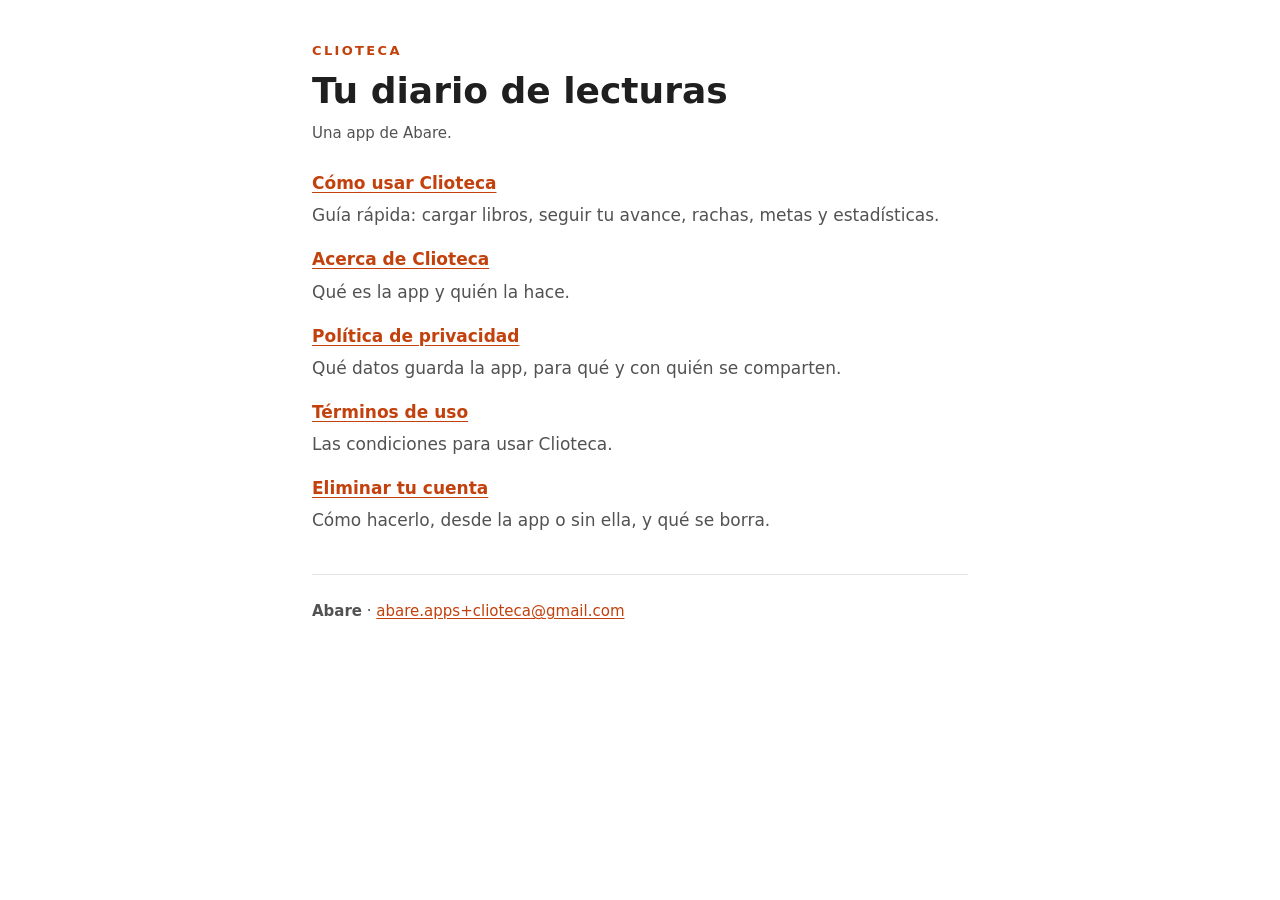
<file: index.html>
<!doctype html>
<html lang="es">
<head>
  <meta charset="utf-8">
  <meta name="viewport" content="width=device-width, initial-scale=1">
  <title>Clioteca · Documentos</title>
  <meta name="description" content="Política de privacidad, términos de uso y eliminación de cuenta de Clioteca, el diario de lecturas.">
  <link rel="stylesheet" href="estilos.css">
</head>
<body>
  <div class="contenedor">
    <header>
      <p class="marca">Clioteca</p>
      <h1>Tu diario de lecturas</h1>
      <p class="vigencia">Una app de Abare.</p>
    </header>

    <main>
      <ul class="indice">
        <li>
          <a href="ayuda.html">Cómo usar Clioteca</a>
          <p>Guía rápida: cargar libros, seguir tu avance, rachas, metas y estadísticas.</p>
        </li>
        <li>
          <a href="acerca.html">Acerca de Clioteca</a>
          <p>Qué es la app y quién la hace.</p>
        </li>
        <li>
          <a href="privacidad.html">Política de privacidad</a>
          <p>Qué datos guarda la app, para qué y con quién se comparten.</p>
        </li>
        <li>
          <a href="terminos.html">Términos de uso</a>
          <p>Las condiciones para usar Clioteca.</p>
        </li>
        <li>
          <a href="eliminar-cuenta.html">Eliminar tu cuenta</a>
          <p>Cómo hacerlo, desde la app o sin ella, y qué se borra.</p>
        </li>
      </ul>
    </main>

    <footer>
      <p><strong>Abare</strong> · <a href="mailto:abare.apps%2Bclioteca@gmail.com">abare.apps+clioteca@gmail.com</a></p>
    </footer>
  </div>
</body>
</html>
</file>
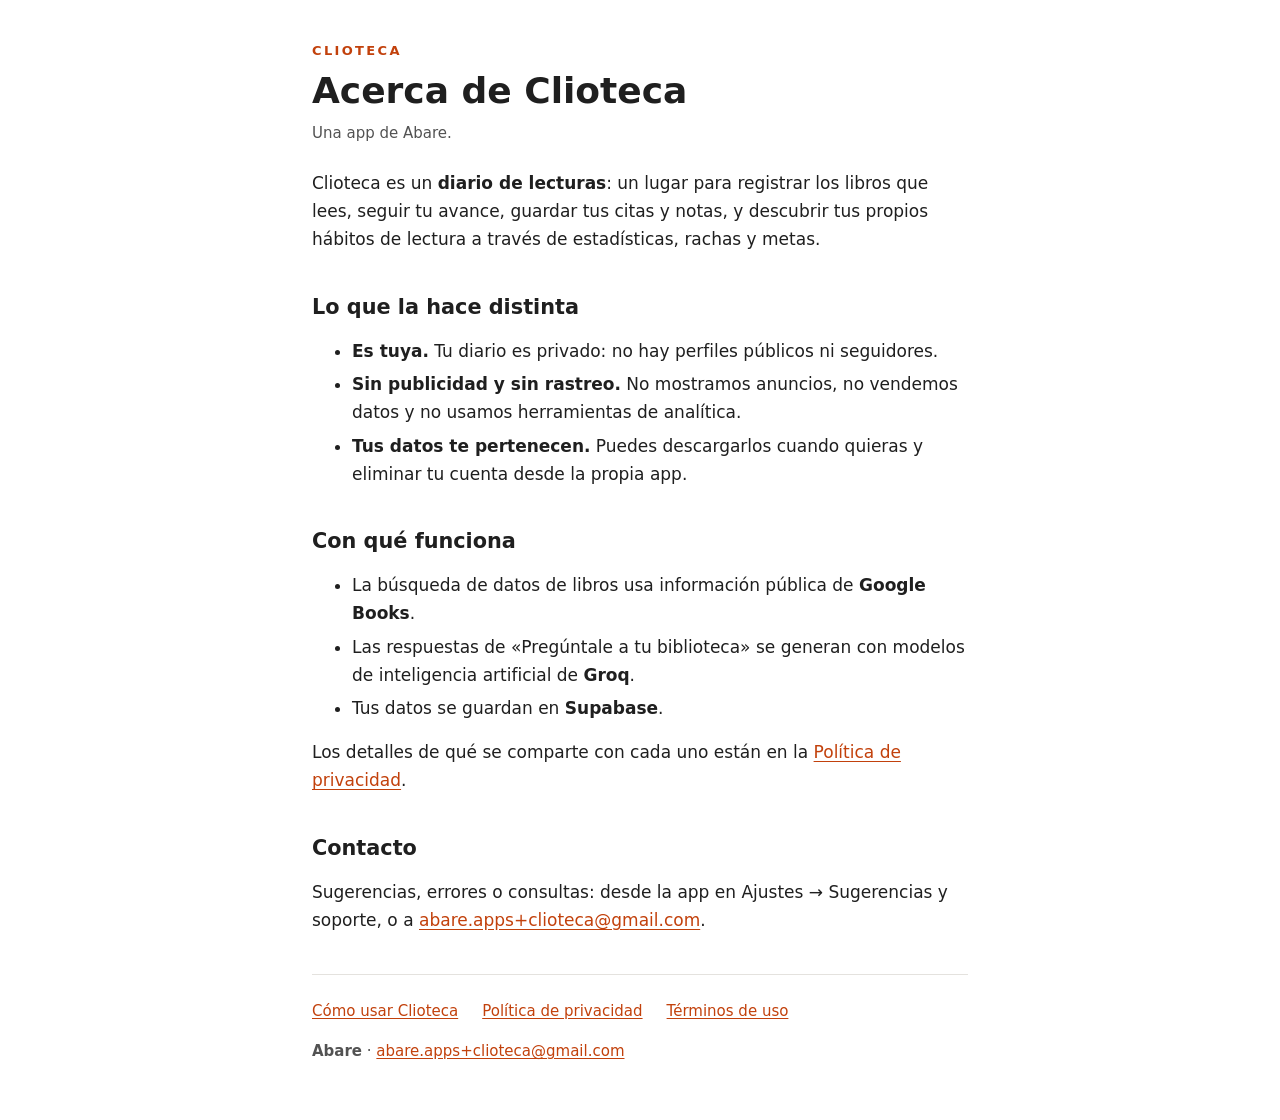
<file: acerca.html>
<!doctype html>
<html lang="es">
<head>
  <meta charset="utf-8">
  <meta name="viewport" content="width=device-width, initial-scale=1">
  <title>Acerca de Clioteca</title>
  <meta name="description" content="Qué es Clioteca, el diario de lecturas, y quién la hace.">
  <link rel="stylesheet" href="estilos.css">
</head>
<body>
  <div class="contenedor">
    <header>
      <p class="marca">Clioteca</p>
      <h1>Acerca de Clioteca</h1>
      <p class="vigencia">Una app de Abare.</p>
    </header>

    <main>
      <p>Clioteca es un <strong>diario de lecturas</strong>: un lugar para registrar los libros que lees, seguir tu avance, guardar tus citas y notas, y descubrir tus propios hábitos de lectura a través de estadísticas, rachas y metas.</p>

      <h2>Lo que la hace distinta</h2>
      <ul>
        <li><strong>Es tuya.</strong> Tu diario es privado: no hay perfiles públicos ni seguidores.</li>
        <li><strong>Sin publicidad y sin rastreo.</strong> No mostramos anuncios, no vendemos datos y no usamos herramientas de analítica.</li>
        <li><strong>Tus datos te pertenecen.</strong> Puedes descargarlos cuando quieras y eliminar tu cuenta desde la propia app.</li>
      </ul>

      <h2>Con qué funciona</h2>
      <ul>
        <li>La búsqueda de datos de libros usa información pública de <strong>Google Books</strong>.</li>
        <li>Las respuestas de «Pregúntale a tu biblioteca» se generan con modelos de inteligencia artificial de <strong>Groq</strong>.</li>
        <li>Tus datos se guardan en <strong>Supabase</strong>.</li>
      </ul>
      <p>Los detalles de qué se comparte con cada uno están en la <a href="privacidad.html">Política de privacidad</a>.</p>

      <h2>Contacto</h2>
      <p>Sugerencias, errores o consultas: desde la app en Ajustes → Sugerencias y soporte, o a <a href="mailto:abare.apps%2Bclioteca@gmail.com">abare.apps+clioteca@gmail.com</a>.</p>
    </main>

    <footer>
      <nav aria-label="Documentos de Clioteca">
        <ul>
          <li><a href="ayuda.html">Cómo usar Clioteca</a></li>
          <li><a href="privacidad.html">Política de privacidad</a></li>
          <li><a href="terminos.html">Términos de uso</a></li>
        </ul>
      </nav>
      <p><strong>Abare</strong> · <a href="mailto:abare.apps%2Bclioteca@gmail.com">abare.apps+clioteca@gmail.com</a></p>
    </footer>
  </div>
</body>
</html>
</file>
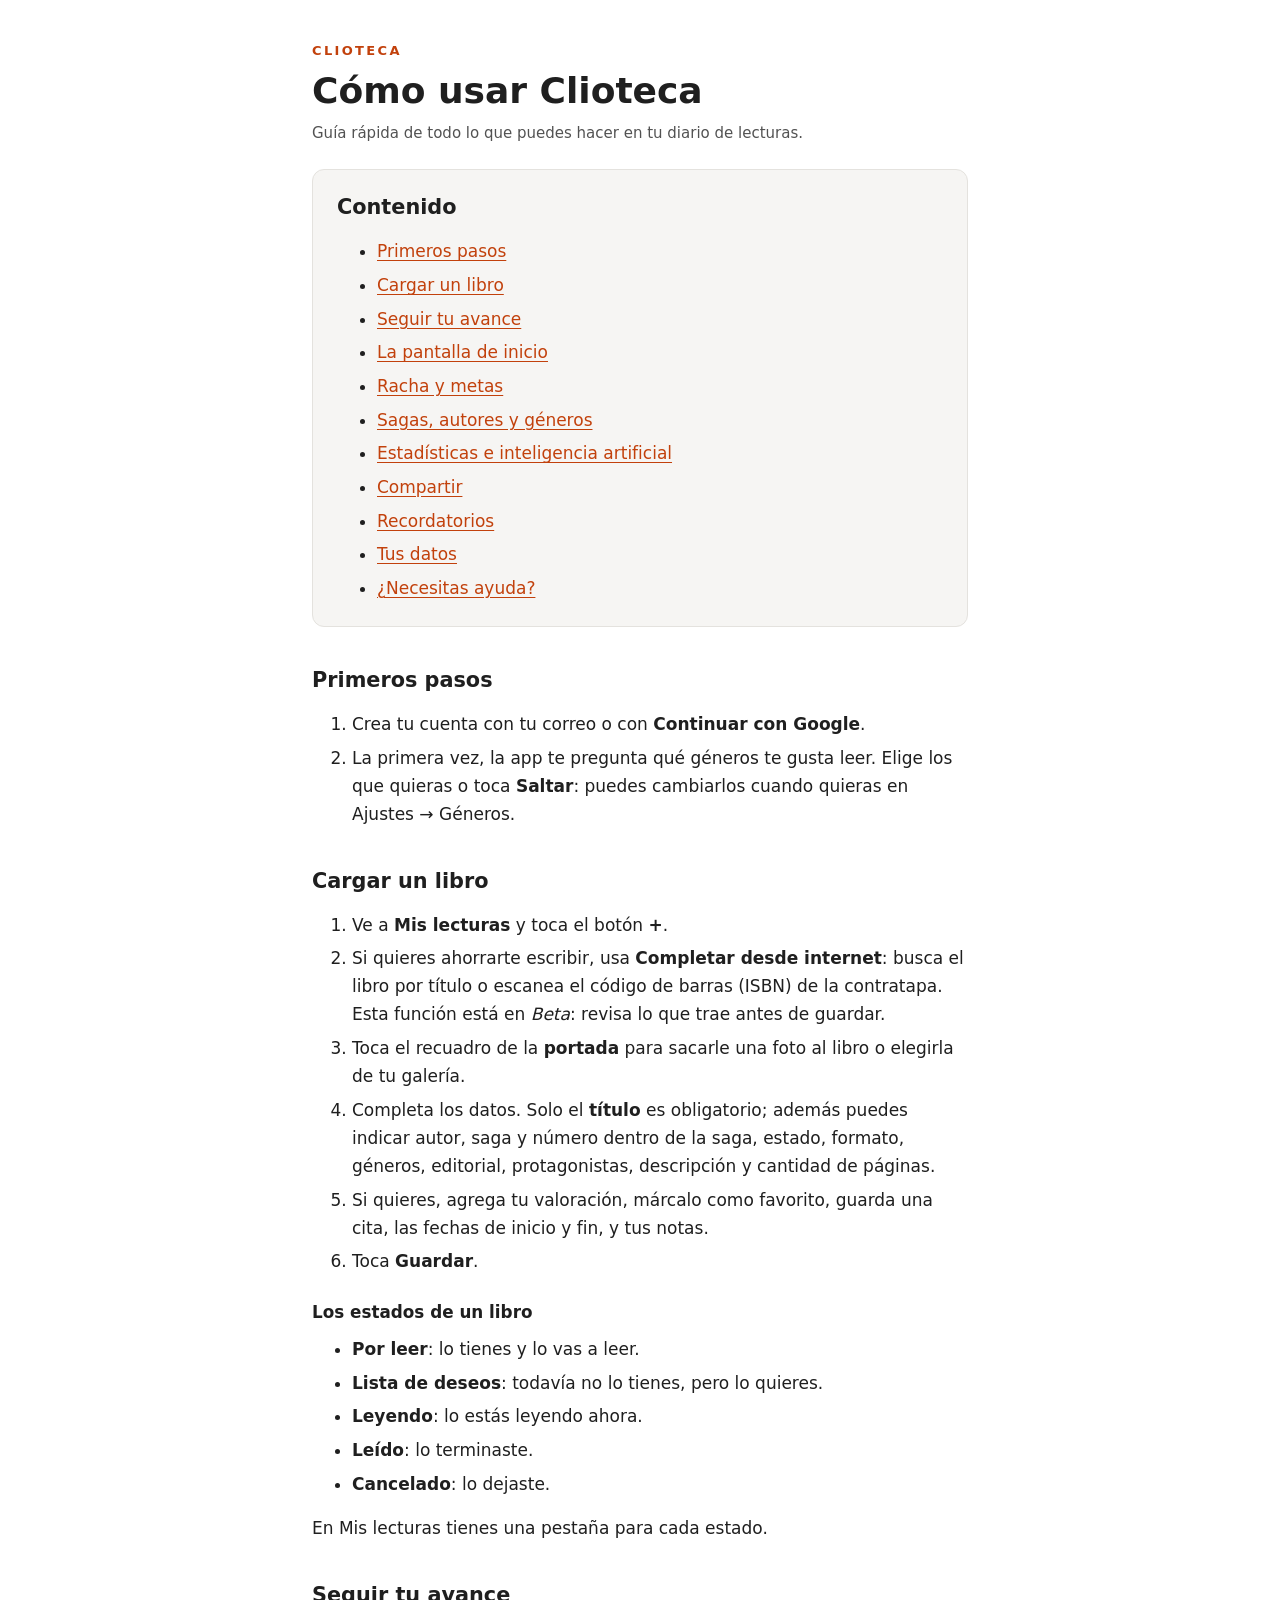
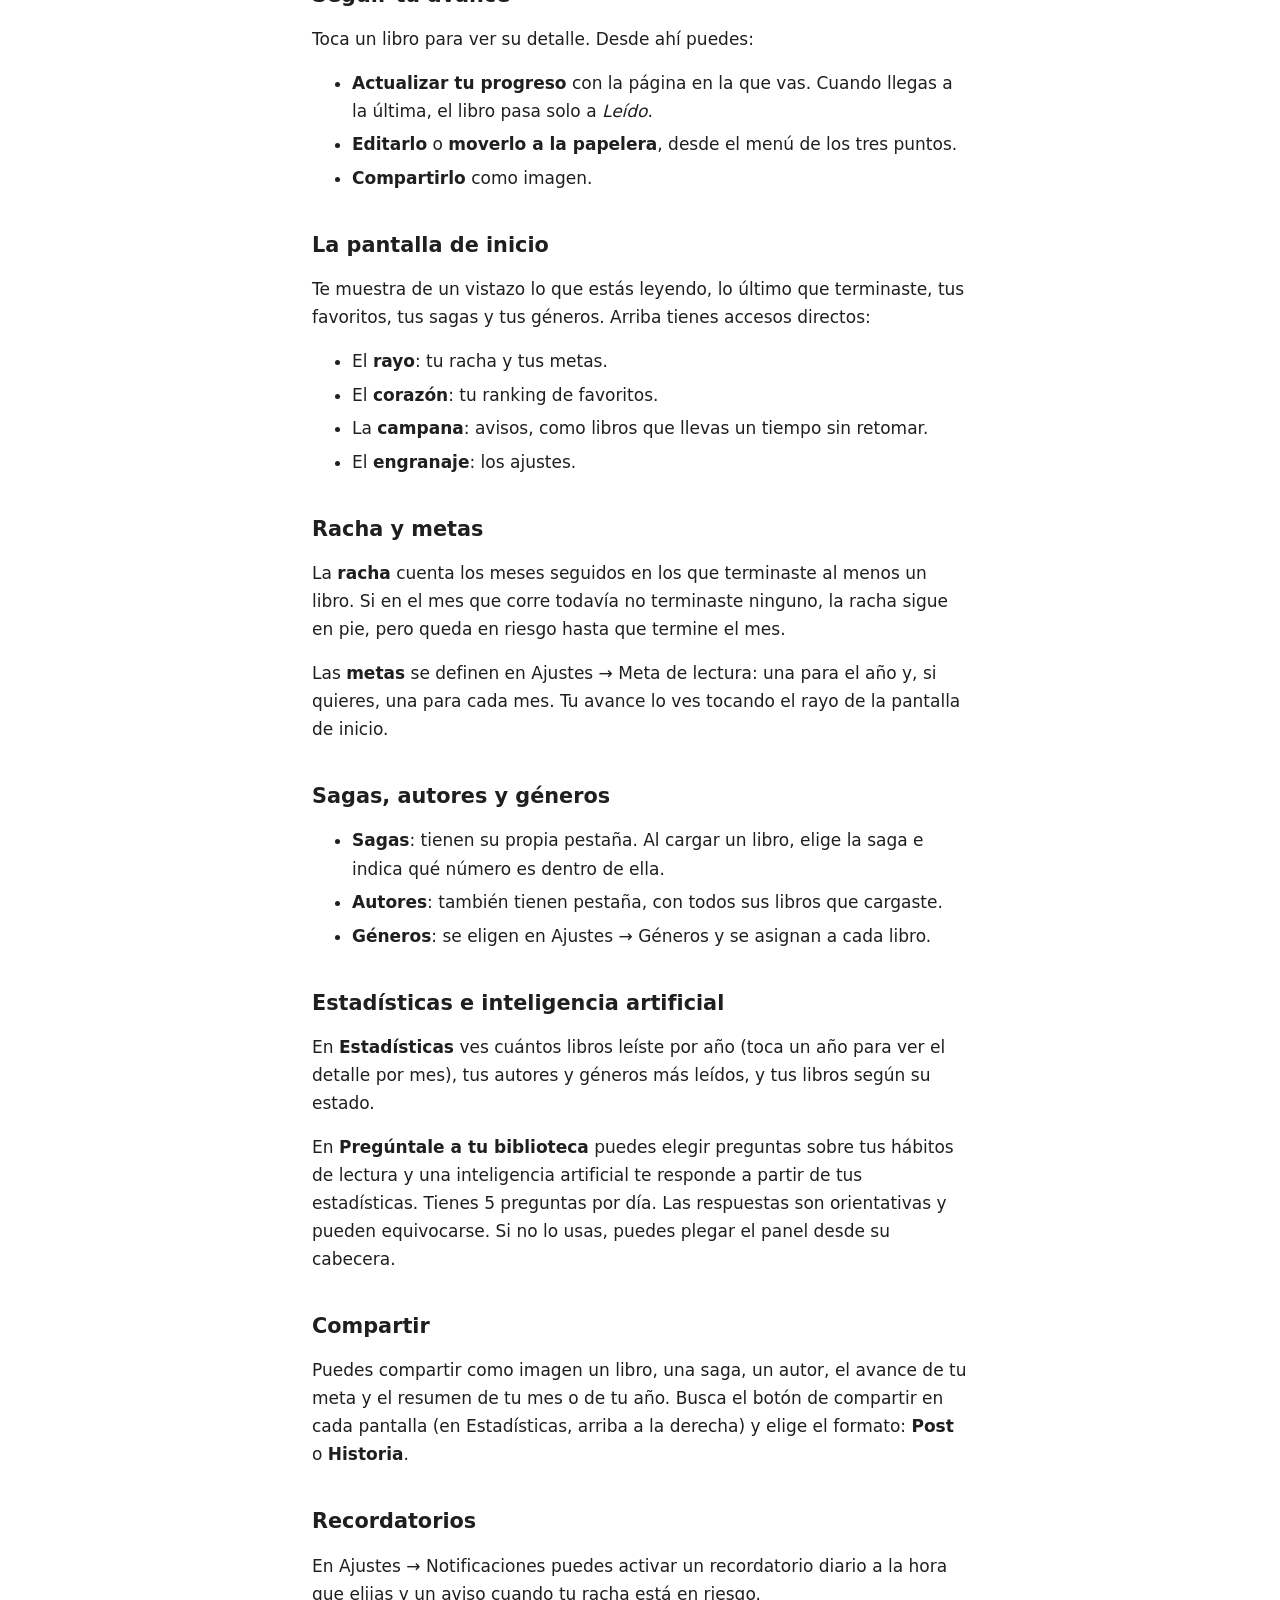
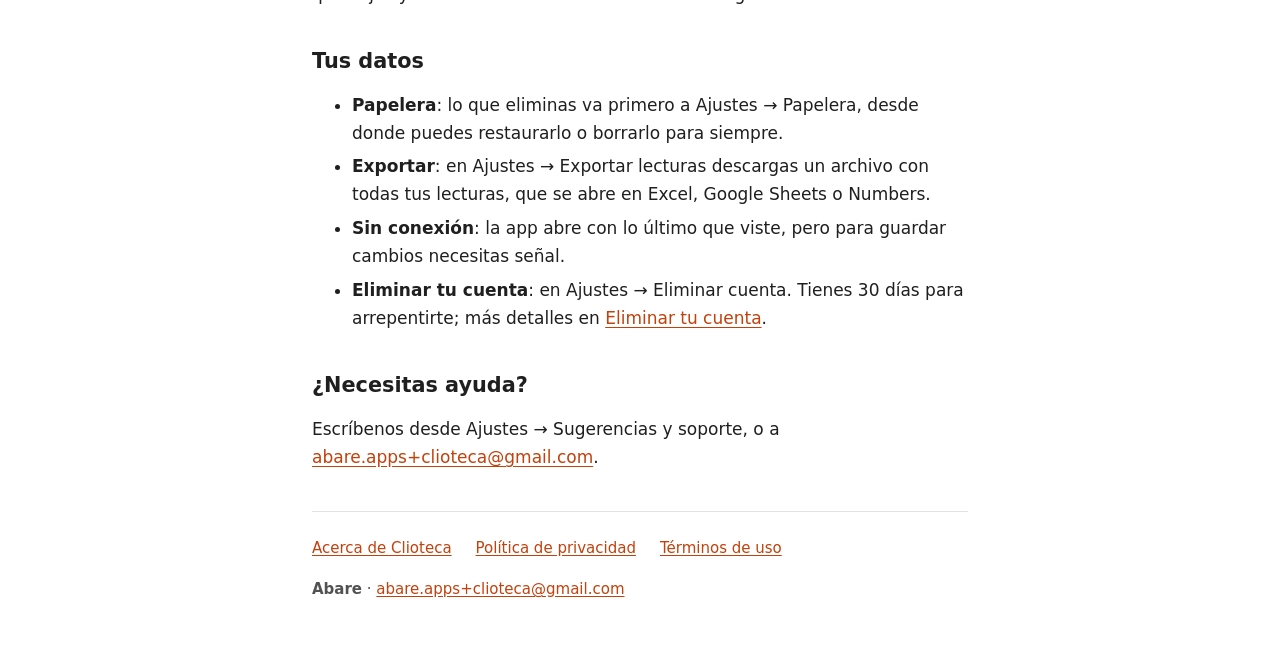
<file: ayuda.html>
<!doctype html>
<html lang="es">
<head>
  <meta charset="utf-8">
  <meta name="viewport" content="width=device-width, initial-scale=1">
  <title>Cómo usar Clioteca</title>
  <meta name="description" content="Guía de uso de Clioteca: cargar libros, seguir tu avance, rachas, metas, estadísticas y más.">
  <link rel="stylesheet" href="estilos.css">
</head>
<body>
  <div class="contenedor">
    <header>
      <p class="marca">Clioteca</p>
      <h1>Cómo usar Clioteca</h1>
      <p class="vigencia">Guía rápida de todo lo que puedes hacer en tu diario de lecturas.</p>
    </header>

    <main>
      <nav class="resumen" aria-labelledby="contenido">
        <h2 id="contenido">Contenido</h2>
        <ul>
          <li><a href="#primeros-pasos">Primeros pasos</a></li>
          <li><a href="#cargar">Cargar un libro</a></li>
          <li><a href="#avance">Seguir tu avance</a></li>
          <li><a href="#inicio">La pantalla de inicio</a></li>
          <li><a href="#racha">Racha y metas</a></li>
          <li><a href="#colecciones">Sagas, autores y géneros</a></li>
          <li><a href="#estadisticas">Estadísticas e inteligencia artificial</a></li>
          <li><a href="#compartir">Compartir</a></li>
          <li><a href="#recordatorios">Recordatorios</a></li>
          <li><a href="#datos">Tus datos</a></li>
          <li><a href="#soporte">¿Necesitas ayuda?</a></li>
        </ul>
      </nav>

      <h2 id="primeros-pasos">Primeros pasos</h2>
      <ol>
        <li>Crea tu cuenta con tu correo o con <strong>Continuar con Google</strong>.</li>
        <li>La primera vez, la app te pregunta qué géneros te gusta leer. Elige los que quieras o toca <strong>Saltar</strong>: puedes cambiarlos cuando quieras en Ajustes → Géneros.</li>
      </ol>

      <h2 id="cargar">Cargar un libro</h2>
      <ol>
        <li>Ve a <strong>Mis lecturas</strong> y toca el botón <strong>+</strong>.</li>
        <li>Si quieres ahorrarte escribir, usa <strong>Completar desde internet</strong>: busca el libro por título o escanea el código de barras (ISBN) de la contratapa. Esta función está en <em>Beta</em>: revisa lo que trae antes de guardar.</li>
        <li>Toca el recuadro de la <strong>portada</strong> para sacarle una foto al libro o elegirla de tu galería.</li>
        <li>Completa los datos. Solo el <strong>título</strong> es obligatorio; además puedes indicar autor, saga y número dentro de la saga, estado, formato, géneros, editorial, protagonistas, descripción y cantidad de páginas.</li>
        <li>Si quieres, agrega tu valoración, márcalo como favorito, guarda una cita, las fechas de inicio y fin, y tus notas.</li>
        <li>Toca <strong>Guardar</strong>.</li>
      </ol>

      <h3>Los estados de un libro</h3>
      <ul>
        <li><strong>Por leer</strong>: lo tienes y lo vas a leer.</li>
        <li><strong>Lista de deseos</strong>: todavía no lo tienes, pero lo quieres.</li>
        <li><strong>Leyendo</strong>: lo estás leyendo ahora.</li>
        <li><strong>Leído</strong>: lo terminaste.</li>
        <li><strong>Cancelado</strong>: lo dejaste.</li>
      </ul>
      <p>En Mis lecturas tienes una pestaña para cada estado.</p>

      <h2 id="avance">Seguir tu avance</h2>
      <p>Toca un libro para ver su detalle. Desde ahí puedes:</p>
      <ul>
        <li><strong>Actualizar tu progreso</strong> con la página en la que vas. Cuando llegas a la última, el libro pasa solo a <em>Leído</em>.</li>
        <li><strong>Editarlo</strong> o <strong>moverlo a la papelera</strong>, desde el menú de los tres puntos.</li>
        <li><strong>Compartirlo</strong> como imagen.</li>
      </ul>

      <h2 id="inicio">La pantalla de inicio</h2>
      <p>Te muestra de un vistazo lo que estás leyendo, lo último que terminaste, tus favoritos, tus sagas y tus géneros. Arriba tienes accesos directos:</p>
      <ul>
        <li>El <strong>rayo</strong>: tu racha y tus metas.</li>
        <li>El <strong>corazón</strong>: tu ranking de favoritos.</li>
        <li>La <strong>campana</strong>: avisos, como libros que llevas un tiempo sin retomar.</li>
        <li>El <strong>engranaje</strong>: los ajustes.</li>
      </ul>

      <h2 id="racha">Racha y metas</h2>
      <p>La <strong>racha</strong> cuenta los meses seguidos en los que terminaste al menos un libro. Si en el mes que corre todavía no terminaste ninguno, la racha sigue en pie, pero queda en riesgo hasta que termine el mes.</p>
      <p>Las <strong>metas</strong> se definen en Ajustes → Meta de lectura: una para el año y, si quieres, una para cada mes. Tu avance lo ves tocando el rayo de la pantalla de inicio.</p>

      <h2 id="colecciones">Sagas, autores y géneros</h2>
      <ul>
        <li><strong>Sagas</strong>: tienen su propia pestaña. Al cargar un libro, elige la saga e indica qué número es dentro de ella.</li>
        <li><strong>Autores</strong>: también tienen pestaña, con todos sus libros que cargaste.</li>
        <li><strong>Géneros</strong>: se eligen en Ajustes → Géneros y se asignan a cada libro.</li>
      </ul>

      <h2 id="estadisticas">Estadísticas e inteligencia artificial</h2>
      <p>En <strong>Estadísticas</strong> ves cuántos libros leíste por año (toca un año para ver el detalle por mes), tus autores y géneros más leídos, y tus libros según su estado.</p>
      <p>En <strong>Pregúntale a tu biblioteca</strong> puedes elegir preguntas sobre tus hábitos de lectura y una inteligencia artificial te responde a partir de tus estadísticas. Tienes 5 preguntas por día. Las respuestas son orientativas y pueden equivocarse. Si no lo usas, puedes plegar el panel desde su cabecera.</p>

      <h2 id="compartir">Compartir</h2>
      <p>Puedes compartir como imagen un libro, una saga, un autor, el avance de tu meta y el resumen de tu mes o de tu año. Busca el botón de compartir en cada pantalla (en Estadísticas, arriba a la derecha) y elige el formato: <strong>Post</strong> o <strong>Historia</strong>.</p>

      <h2 id="recordatorios">Recordatorios</h2>
      <p>En Ajustes → Notificaciones puedes activar un recordatorio diario a la hora que elijas y un aviso cuando tu racha está en riesgo.</p>

      <h2 id="datos">Tus datos</h2>
      <ul>
        <li><strong>Papelera</strong>: lo que eliminas va primero a Ajustes → Papelera, desde donde puedes restaurarlo o borrarlo para siempre.</li>
        <li><strong>Exportar</strong>: en Ajustes → Exportar lecturas descargas un archivo con todas tus lecturas, que se abre en Excel, Google Sheets o Numbers.</li>
        <li><strong>Sin conexión</strong>: la app abre con lo último que viste, pero para guardar cambios necesitas señal.</li>
        <li><strong>Eliminar tu cuenta</strong>: en Ajustes → Eliminar cuenta. Tienes 30 días para arrepentirte; más detalles en <a href="eliminar-cuenta.html">Eliminar tu cuenta</a>.</li>
      </ul>

      <h2 id="soporte">¿Necesitas ayuda?</h2>
      <p>Escríbenos desde Ajustes → Sugerencias y soporte, o a <a href="mailto:abare.apps%2Bclioteca@gmail.com">abare.apps+clioteca@gmail.com</a>.</p>
    </main>

    <footer>
      <nav aria-label="Documentos de Clioteca">
        <ul>
          <li><a href="acerca.html">Acerca de Clioteca</a></li>
          <li><a href="privacidad.html">Política de privacidad</a></li>
          <li><a href="terminos.html">Términos de uso</a></li>
        </ul>
      </nav>
      <p><strong>Abare</strong> · <a href="mailto:abare.apps%2Bclioteca@gmail.com">abare.apps+clioteca@gmail.com</a></p>
    </footer>
  </div>
</body>
</html>
</file>
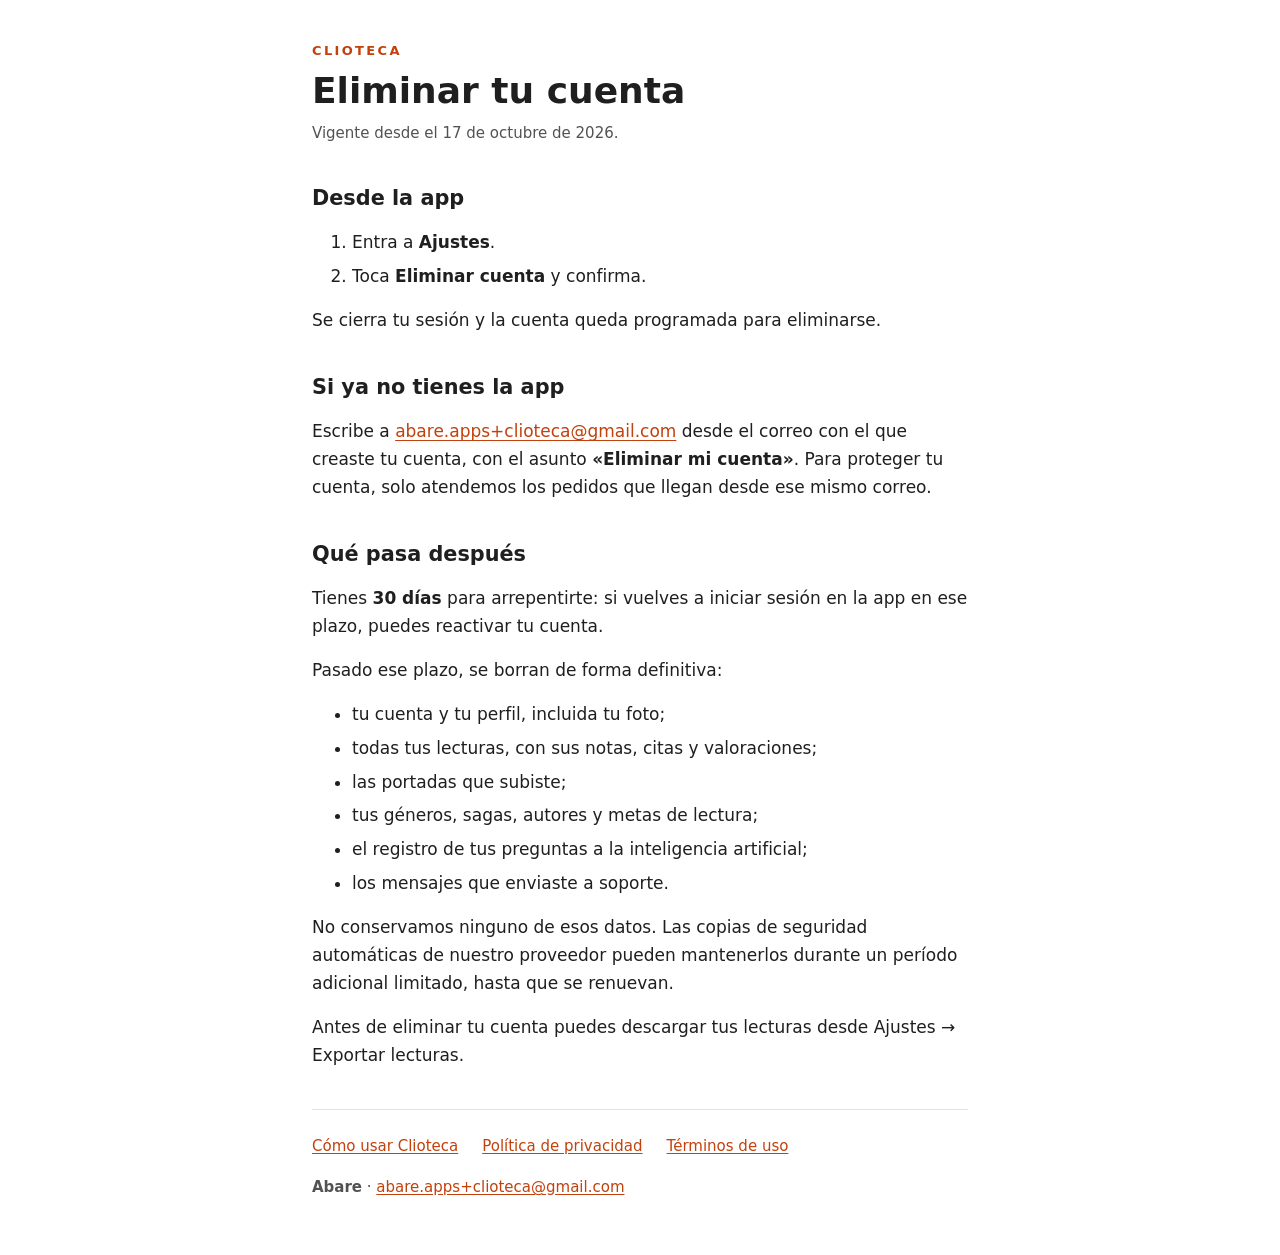
<file: eliminar-cuenta.html>
<!doctype html>
<html lang="es">
<head>
  <meta charset="utf-8">
  <meta name="viewport" content="width=device-width, initial-scale=1">
  <title>Eliminar tu cuenta · Clioteca</title>
  <meta name="description" content="Cómo eliminar tu cuenta de Clioteca y qué datos se borran.">
  <link rel="stylesheet" href="estilos.css">
</head>
<body>
  <div class="contenedor">
    <header>
      <p class="marca">Clioteca</p>
      <h1>Eliminar tu cuenta</h1>
      <p class="vigencia">Vigente desde el 17 de octubre de 2026.</p>
    </header>

    <main>
      <h2>Desde la app</h2>
      <ol>
        <li>Entra a <strong>Ajustes</strong>.</li>
        <li>Toca <strong>Eliminar cuenta</strong> y confirma.</li>
      </ol>
      <p>Se cierra tu sesión y la cuenta queda programada para eliminarse.</p>

      <h2>Si ya no tienes la app</h2>
      <p>Escribe a <a href="mailto:abare.apps%2Bclioteca@gmail.com?subject=Eliminar%20mi%20cuenta">abare.apps+clioteca@gmail.com</a> desde el correo con el que creaste tu cuenta, con el asunto <strong>«Eliminar mi cuenta»</strong>. Para proteger tu cuenta, solo atendemos los pedidos que llegan desde ese mismo correo.</p>

      <h2>Qué pasa después</h2>
      <p>Tienes <strong>30 días</strong> para arrepentirte: si vuelves a iniciar sesión en la app en ese plazo, puedes reactivar tu cuenta.</p>
      <p>Pasado ese plazo, se borran de forma definitiva:</p>
      <ul>
        <li>tu cuenta y tu perfil, incluida tu foto;</li>
        <li>todas tus lecturas, con sus notas, citas y valoraciones;</li>
        <li>las portadas que subiste;</li>
        <li>tus géneros, sagas, autores y metas de lectura;</li>
        <li>el registro de tus preguntas a la inteligencia artificial;</li>
        <li>los mensajes que enviaste a soporte.</li>
      </ul>
      <p>No conservamos ninguno de esos datos. Las copias de seguridad automáticas de nuestro proveedor pueden mantenerlos durante un período adicional limitado, hasta que se renuevan.</p>
      <p>Antes de eliminar tu cuenta puedes descargar tus lecturas desde Ajustes → Exportar lecturas.</p>
    </main>

    <footer>
      <nav aria-label="Documentos de Clioteca">
        <ul>
          <li><a href="ayuda.html">Cómo usar Clioteca</a></li>
          <li><a href="privacidad.html">Política de privacidad</a></li>
          <li><a href="terminos.html">Términos de uso</a></li>
        </ul>
      </nav>
      <p><strong>Abare</strong> · <a href="mailto:abare.apps%2Bclioteca@gmail.com">abare.apps+clioteca@gmail.com</a></p>
    </footer>
  </div>
</body>
</html>
</file>
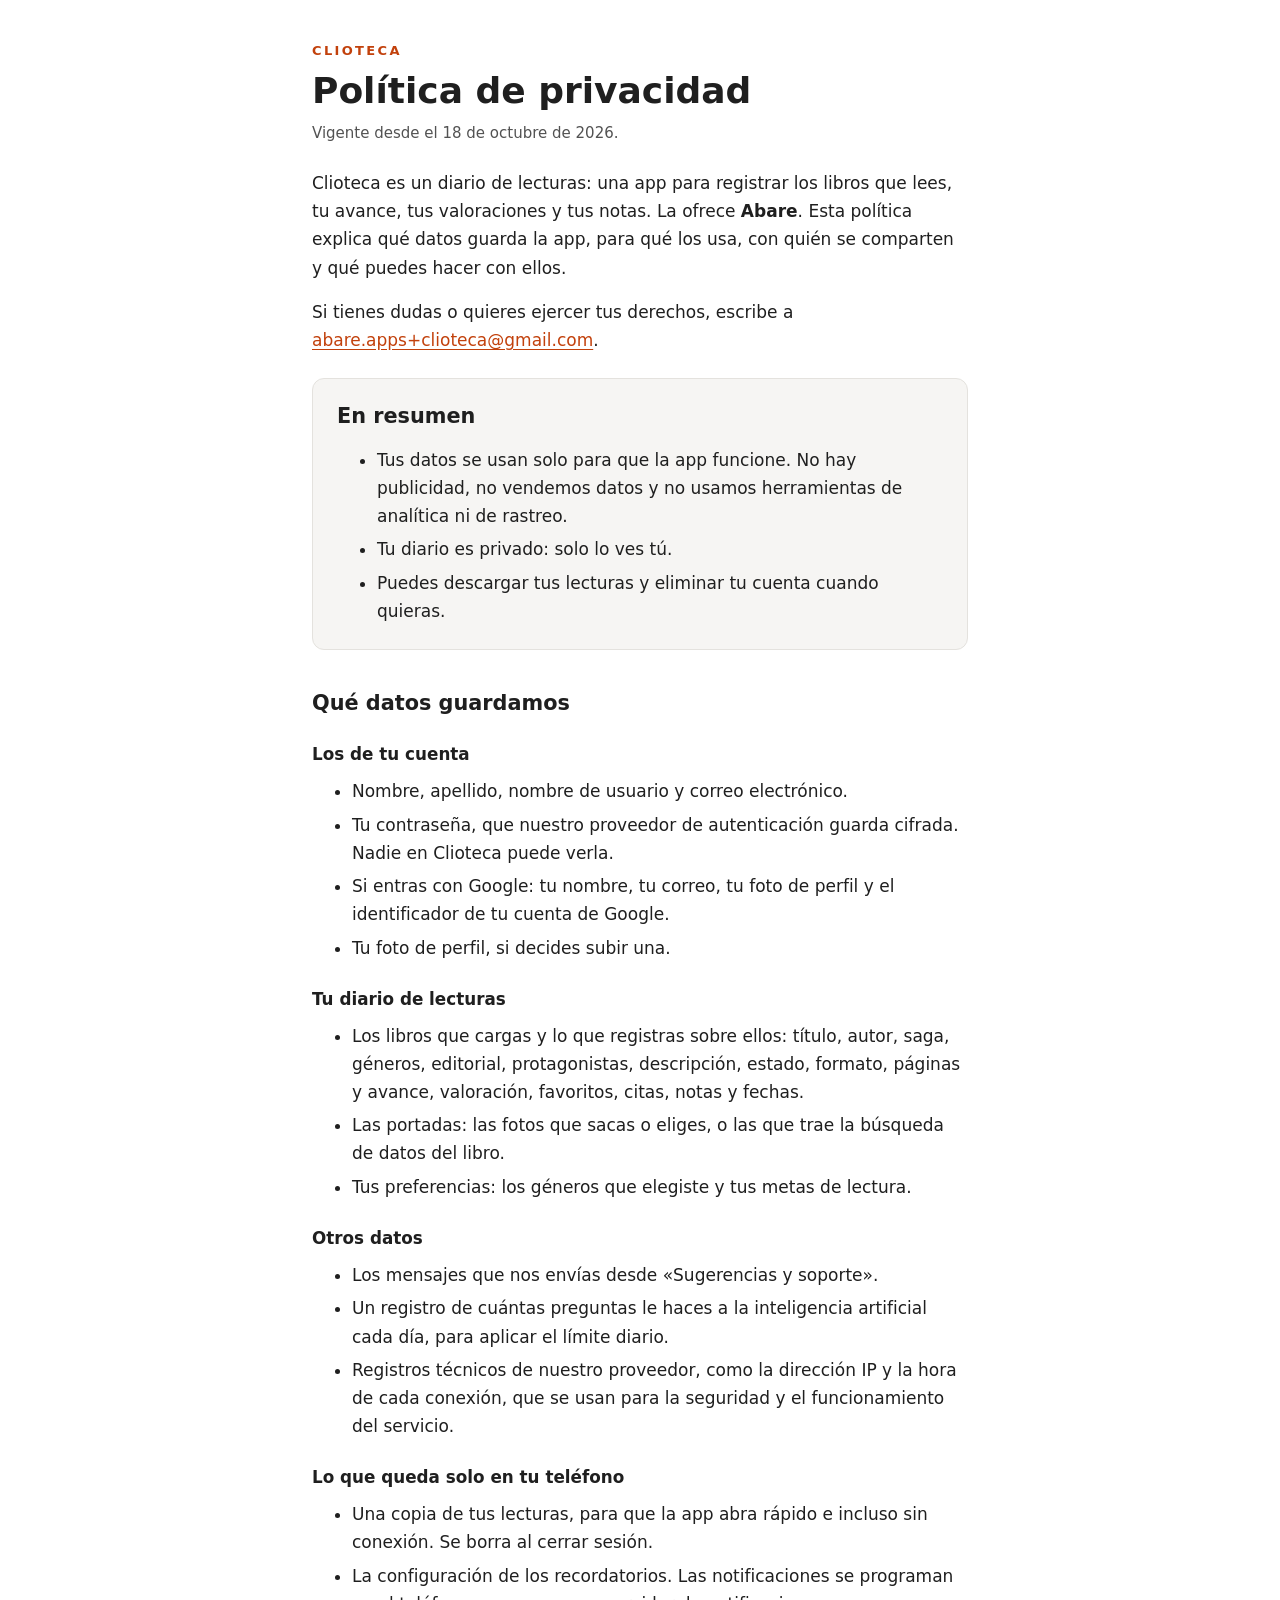
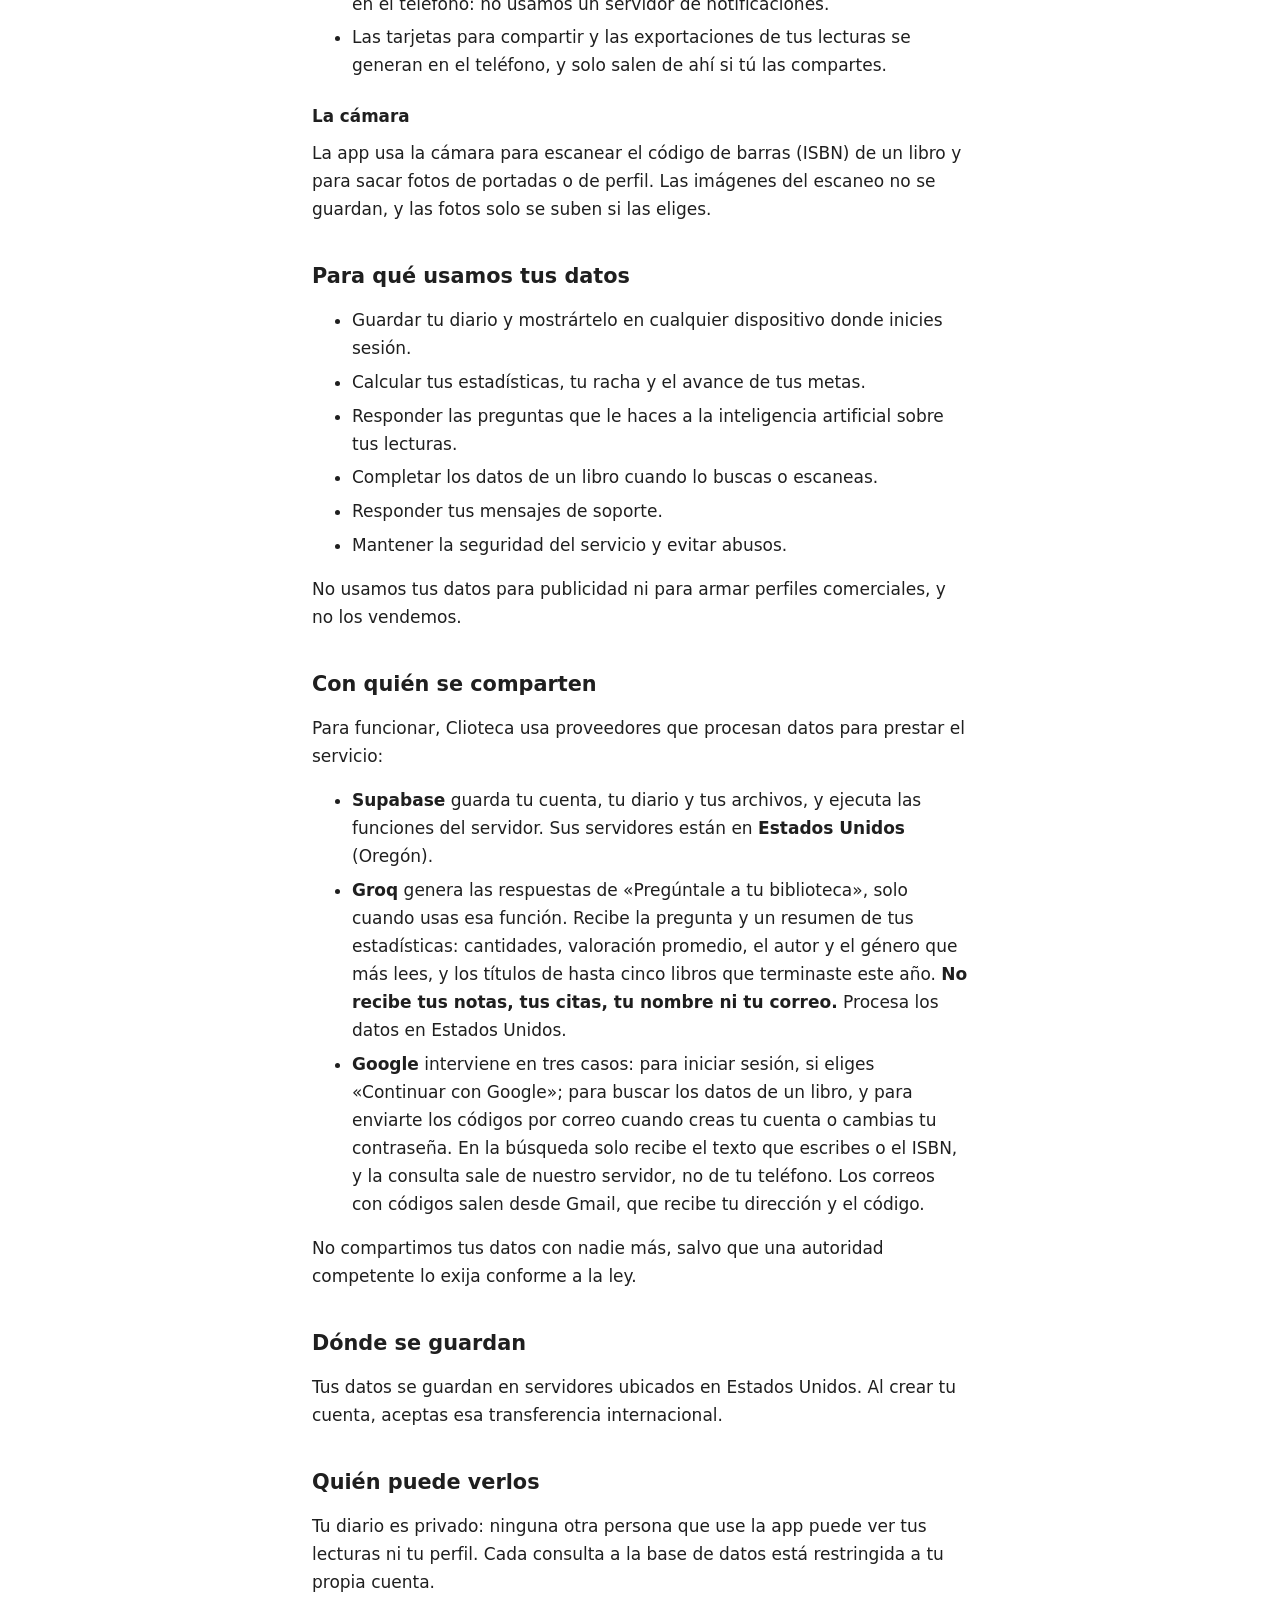
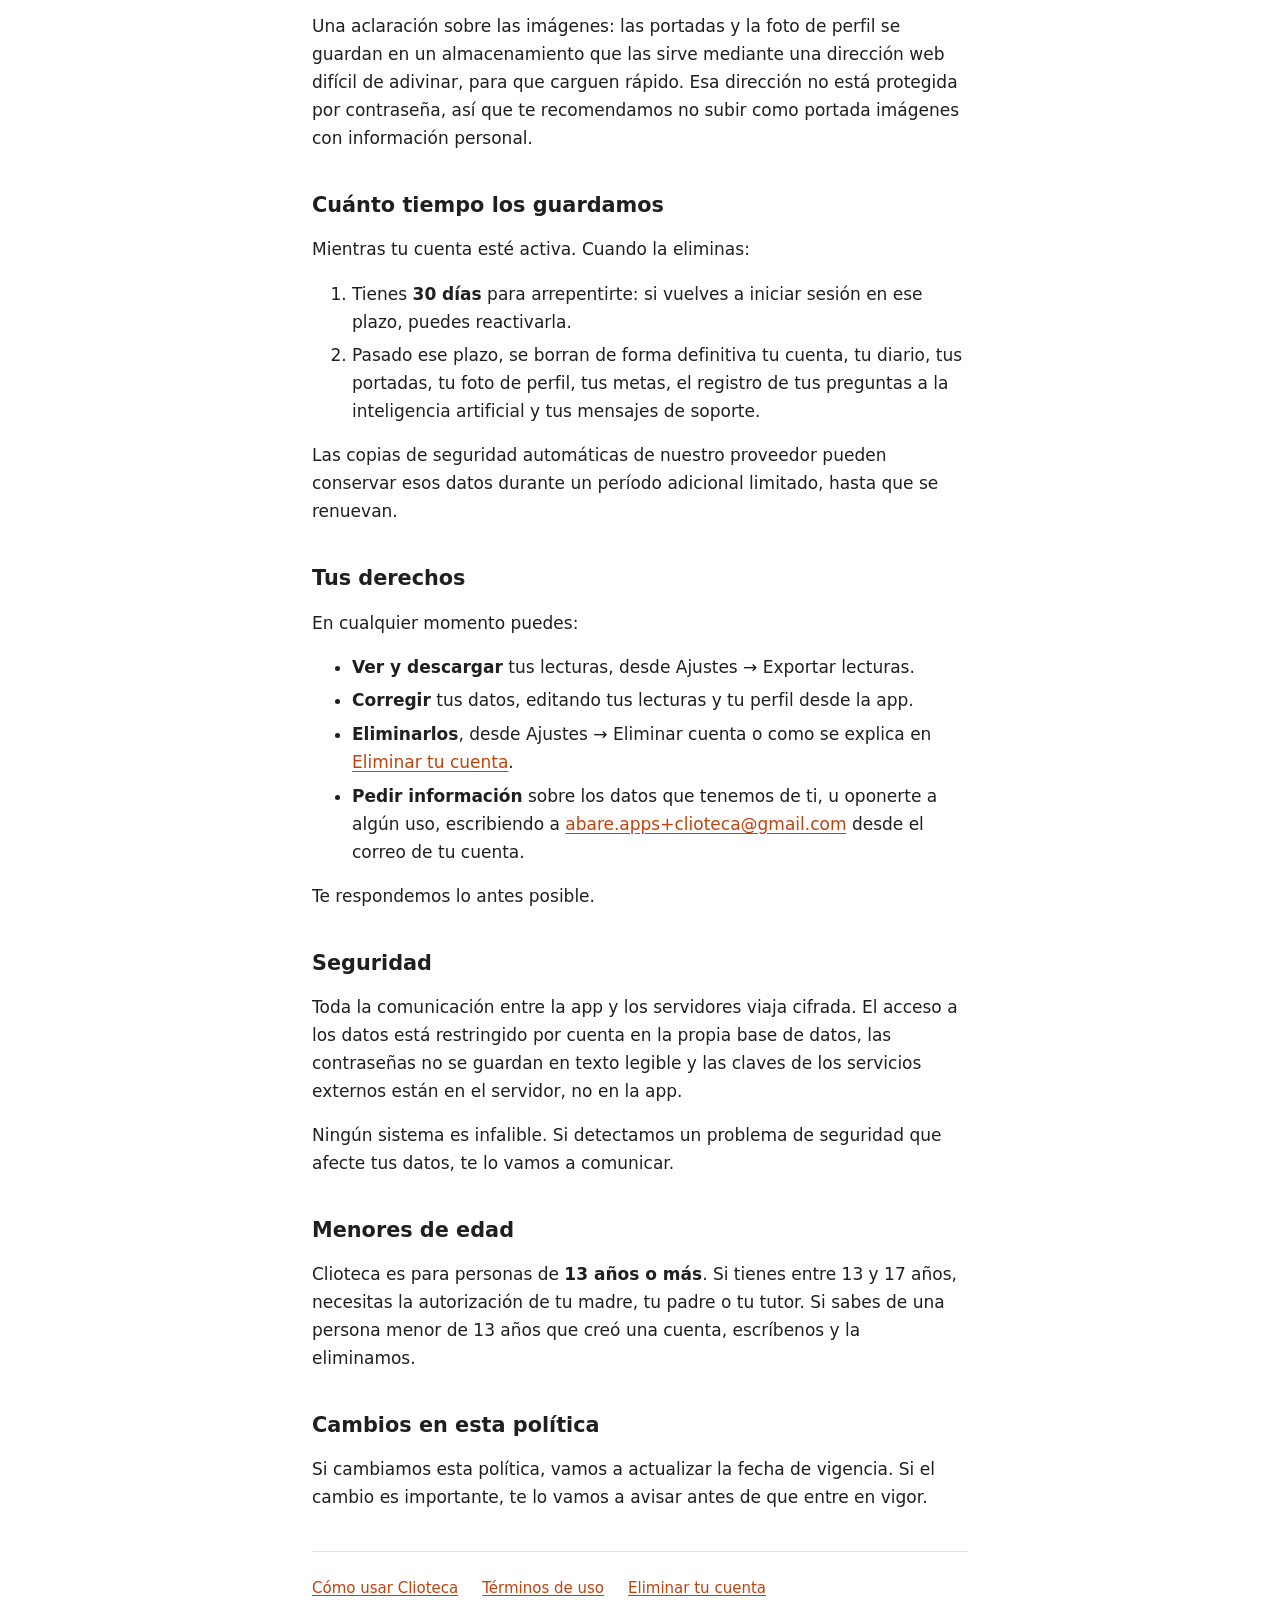
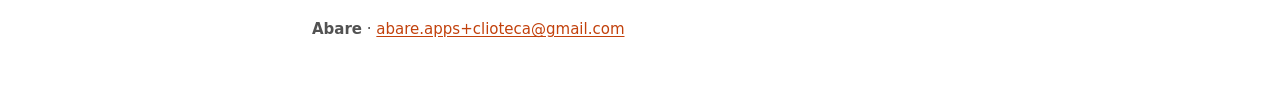
<file: privacidad.html>
<!doctype html>
<html lang="es">
<head>
  <meta charset="utf-8">
  <meta name="viewport" content="width=device-width, initial-scale=1">
  <title>Política de privacidad · Clioteca</title>
  <meta name="description" content="Qué datos guarda Clioteca, para qué, con quién se comparten y qué puedes hacer con ellos.">
  <link rel="stylesheet" href="estilos.css">
</head>
<body>
  <div class="contenedor">
    <header>
      <p class="marca">Clioteca</p>
      <h1>Política de privacidad</h1>
      <p class="vigencia">Vigente desde el 18 de octubre de 2026.</p>
    </header>

    <main>
      <p>Clioteca es un diario de lecturas: una app para registrar los libros que lees, tu avance, tus valoraciones y tus notas. La ofrece <strong>Abare</strong>. Esta política explica qué datos guarda la app, para qué los usa, con quién se comparten y qué puedes hacer con ellos.</p>
      <p>Si tienes dudas o quieres ejercer tus derechos, escribe a <a href="mailto:abare.apps%2Bclioteca@gmail.com">abare.apps+clioteca@gmail.com</a>.</p>

      <section class="resumen" aria-labelledby="resumen">
        <h2 id="resumen">En resumen</h2>
        <ul>
          <li>Tus datos se usan solo para que la app funcione. No hay publicidad, no vendemos datos y no usamos herramientas de analítica ni de rastreo.</li>
          <li>Tu diario es privado: solo lo ves tú.</li>
          <li>Puedes descargar tus lecturas y eliminar tu cuenta cuando quieras.</li>
        </ul>
      </section>

      <h2>Qué datos guardamos</h2>

      <h3>Los de tu cuenta</h3>
      <ul>
        <li>Nombre, apellido, nombre de usuario y correo electrónico.</li>
        <li>Tu contraseña, que nuestro proveedor de autenticación guarda cifrada. Nadie en Clioteca puede verla.</li>
        <li>Si entras con Google: tu nombre, tu correo, tu foto de perfil y el identificador de tu cuenta de Google.</li>
        <li>Tu foto de perfil, si decides subir una.</li>
      </ul>

      <h3>Tu diario de lecturas</h3>
      <ul>
        <li>Los libros que cargas y lo que registras sobre ellos: título, autor, saga, géneros, editorial, protagonistas, descripción, estado, formato, páginas y avance, valoración, favoritos, citas, notas y fechas.</li>
        <li>Las portadas: las fotos que sacas o eliges, o las que trae la búsqueda de datos del libro.</li>
        <li>Tus preferencias: los géneros que elegiste y tus metas de lectura.</li>
      </ul>

      <h3>Otros datos</h3>
      <ul>
        <li>Los mensajes que nos envías desde «Sugerencias y soporte».</li>
        <li>Un registro de cuántas preguntas le haces a la inteligencia artificial cada día, para aplicar el límite diario.</li>
        <li>Registros técnicos de nuestro proveedor, como la dirección IP y la hora de cada conexión, que se usan para la seguridad y el funcionamiento del servicio.</li>
      </ul>

      <h3>Lo que queda solo en tu teléfono</h3>
      <ul>
        <li>Una copia de tus lecturas, para que la app abra rápido e incluso sin conexión. Se borra al cerrar sesión.</li>
        <li>La configuración de los recordatorios. Las notificaciones se programan en el teléfono: no usamos un servidor de notificaciones.</li>
        <li>Las tarjetas para compartir y las exportaciones de tus lecturas se generan en el teléfono, y solo salen de ahí si tú las compartes.</li>
      </ul>

      <h3>La cámara</h3>
      <p>La app usa la cámara para escanear el código de barras (ISBN) de un libro y para sacar fotos de portadas o de perfil. Las imágenes del escaneo no se guardan, y las fotos solo se suben si las eliges.</p>

      <h2>Para qué usamos tus datos</h2>
      <ul>
        <li>Guardar tu diario y mostrártelo en cualquier dispositivo donde inicies sesión.</li>
        <li>Calcular tus estadísticas, tu racha y el avance de tus metas.</li>
        <li>Responder las preguntas que le haces a la inteligencia artificial sobre tus lecturas.</li>
        <li>Completar los datos de un libro cuando lo buscas o escaneas.</li>
        <li>Responder tus mensajes de soporte.</li>
        <li>Mantener la seguridad del servicio y evitar abusos.</li>
      </ul>
      <p>No usamos tus datos para publicidad ni para armar perfiles comerciales, y no los vendemos.</p>

      <h2>Con quién se comparten</h2>
      <p>Para funcionar, Clioteca usa proveedores que procesan datos para prestar el servicio:</p>
      <ul>
        <li><strong>Supabase</strong> guarda tu cuenta, tu diario y tus archivos, y ejecuta las funciones del servidor. Sus servidores están en <strong>Estados Unidos</strong> (Oregón).</li>
        <li><strong>Groq</strong> genera las respuestas de «Pregúntale a tu biblioteca», solo cuando usas esa función. Recibe la pregunta y un resumen de tus estadísticas: cantidades, valoración promedio, el autor y el género que más lees, y los títulos de hasta cinco libros que terminaste este año. <strong>No recibe tus notas, tus citas, tu nombre ni tu correo.</strong> Procesa los datos en Estados Unidos.</li>
        <li><strong>Google</strong> interviene en tres casos: para iniciar sesión, si eliges «Continuar con Google»; para buscar los datos de un libro, y para enviarte los códigos por correo cuando creas tu cuenta o cambias tu contraseña. En la búsqueda solo recibe el texto que escribes o el ISBN, y la consulta sale de nuestro servidor, no de tu teléfono. Los correos con códigos salen desde Gmail, que recibe tu dirección y el código.</li>
      </ul>
      <p>No compartimos tus datos con nadie más, salvo que una autoridad competente lo exija conforme a la ley.</p>

      <h2>Dónde se guardan</h2>
      <p>Tus datos se guardan en servidores ubicados en Estados Unidos. Al crear tu cuenta, aceptas esa transferencia internacional.</p>

      <h2>Quién puede verlos</h2>
      <p>Tu diario es privado: ninguna otra persona que use la app puede ver tus lecturas ni tu perfil. Cada consulta a la base de datos está restringida a tu propia cuenta.</p>
      <p>Una aclaración sobre las imágenes: las portadas y la foto de perfil se guardan en un almacenamiento que las sirve mediante una dirección web difícil de adivinar, para que carguen rápido. Esa dirección no está protegida por contraseña, así que te recomendamos no subir como portada imágenes con información personal.</p>

      <h2>Cuánto tiempo los guardamos</h2>
      <p>Mientras tu cuenta esté activa. Cuando la eliminas:</p>
      <ol>
        <li>Tienes <strong>30 días</strong> para arrepentirte: si vuelves a iniciar sesión en ese plazo, puedes reactivarla.</li>
        <li>Pasado ese plazo, se borran de forma definitiva tu cuenta, tu diario, tus portadas, tu foto de perfil, tus metas, el registro de tus preguntas a la inteligencia artificial y tus mensajes de soporte.</li>
      </ol>
      <p>Las copias de seguridad automáticas de nuestro proveedor pueden conservar esos datos durante un período adicional limitado, hasta que se renuevan.</p>

      <h2>Tus derechos</h2>
      <p>En cualquier momento puedes:</p>
      <ul>
        <li><strong>Ver y descargar</strong> tus lecturas, desde Ajustes → Exportar lecturas.</li>
        <li><strong>Corregir</strong> tus datos, editando tus lecturas y tu perfil desde la app.</li>
        <li><strong>Eliminarlos</strong>, desde Ajustes → Eliminar cuenta o como se explica en <a href="eliminar-cuenta.html">Eliminar tu cuenta</a>.</li>
        <li><strong>Pedir información</strong> sobre los datos que tenemos de ti, u oponerte a algún uso, escribiendo a <a href="mailto:abare.apps%2Bclioteca@gmail.com">abare.apps+clioteca@gmail.com</a> desde el correo de tu cuenta.</li>
      </ul>
      <p>Te respondemos lo antes posible.</p>

      <h2>Seguridad</h2>
      <p>Toda la comunicación entre la app y los servidores viaja cifrada. El acceso a los datos está restringido por cuenta en la propia base de datos, las contraseñas no se guardan en texto legible y las claves de los servicios externos están en el servidor, no en la app.</p>
      <p>Ningún sistema es infalible. Si detectamos un problema de seguridad que afecte tus datos, te lo vamos a comunicar.</p>

      <h2>Menores de edad</h2>
      <p>Clioteca es para personas de <strong>13 años o más</strong>. Si tienes entre 13 y 17 años, necesitas la autorización de tu madre, tu padre o tu tutor. Si sabes de una persona menor de 13 años que creó una cuenta, escríbenos y la eliminamos.</p>

      <h2>Cambios en esta política</h2>
      <p>Si cambiamos esta política, vamos a actualizar la fecha de vigencia. Si el cambio es importante, te lo vamos a avisar antes de que entre en vigor.</p>
    </main>

    <footer>
      <nav aria-label="Documentos de Clioteca">
        <ul>
          <li><a href="ayuda.html">Cómo usar Clioteca</a></li>
          <li><a href="terminos.html">Términos de uso</a></li>
          <li><a href="eliminar-cuenta.html">Eliminar tu cuenta</a></li>
        </ul>
      </nav>
      <p><strong>Abare</strong> · <a href="mailto:abare.apps%2Bclioteca@gmail.com">abare.apps+clioteca@gmail.com</a></p>
    </footer>
  </div>
</body>
</html>
</file>
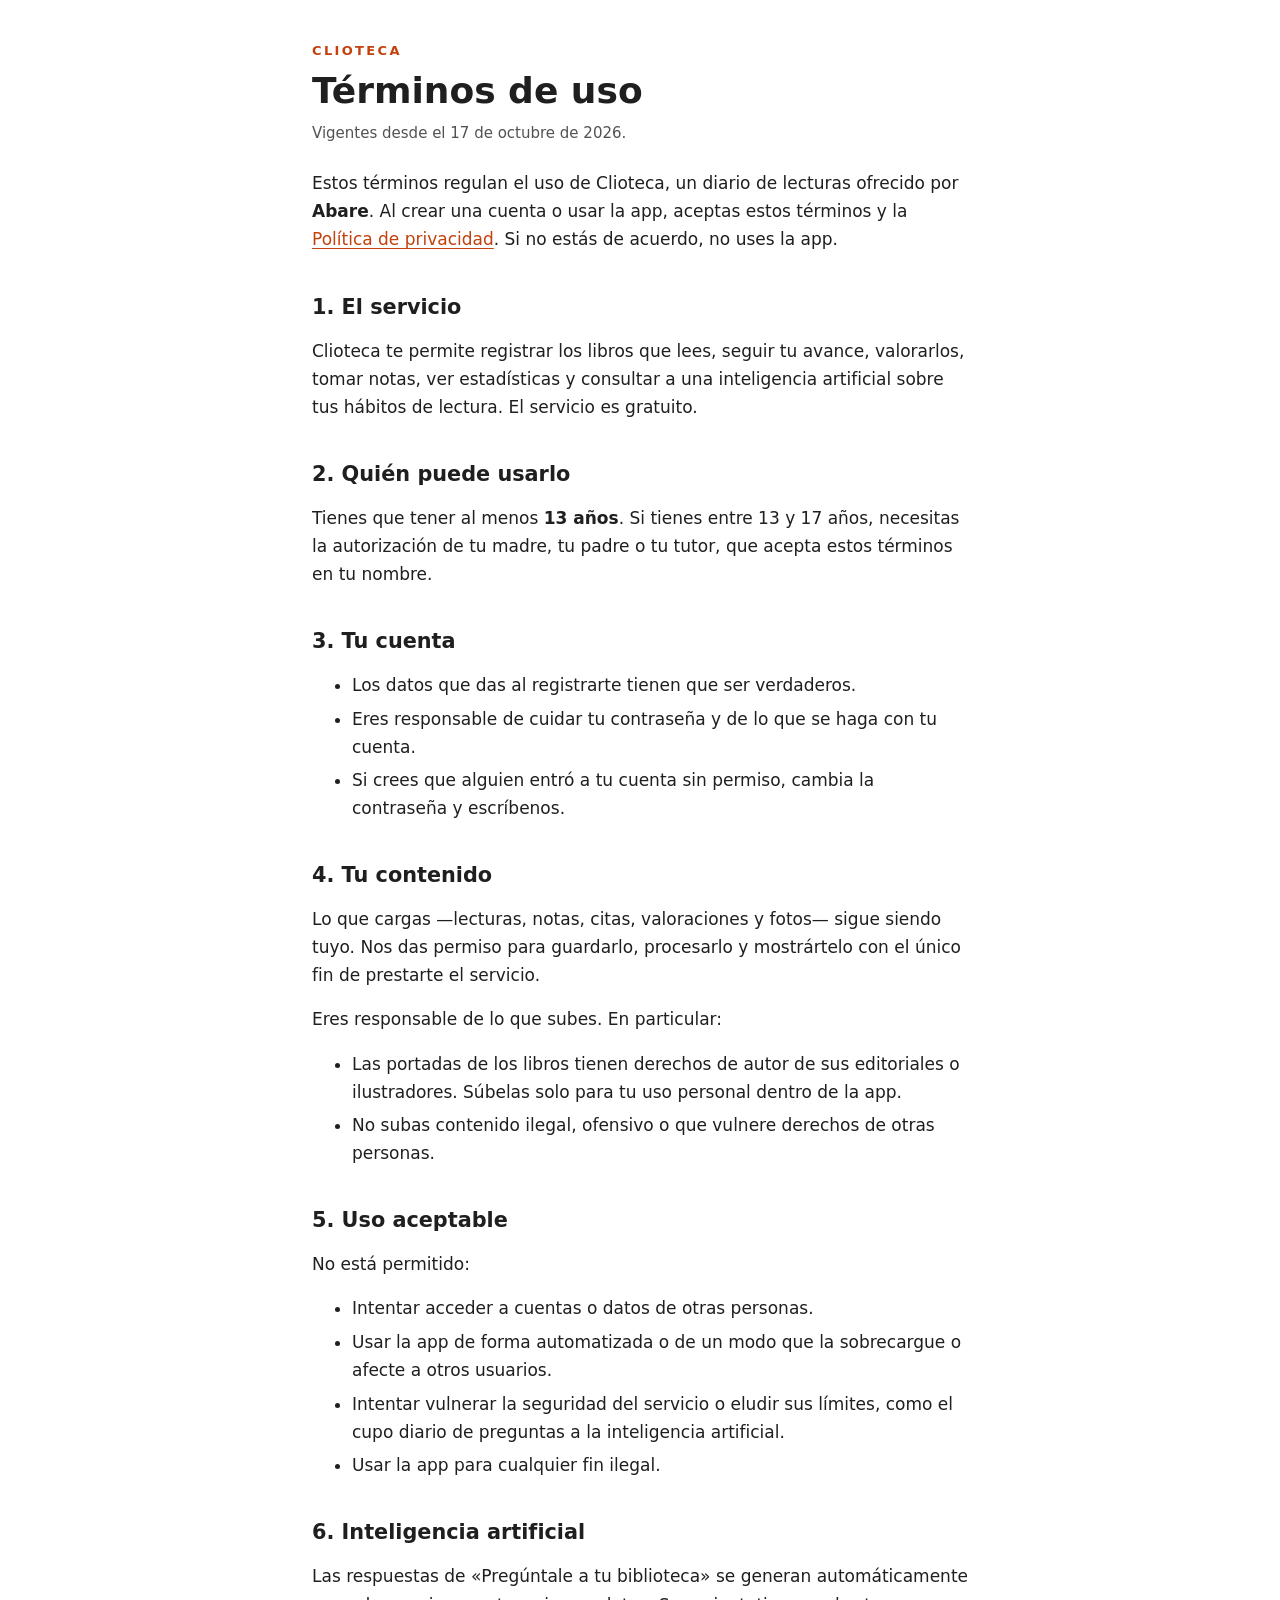
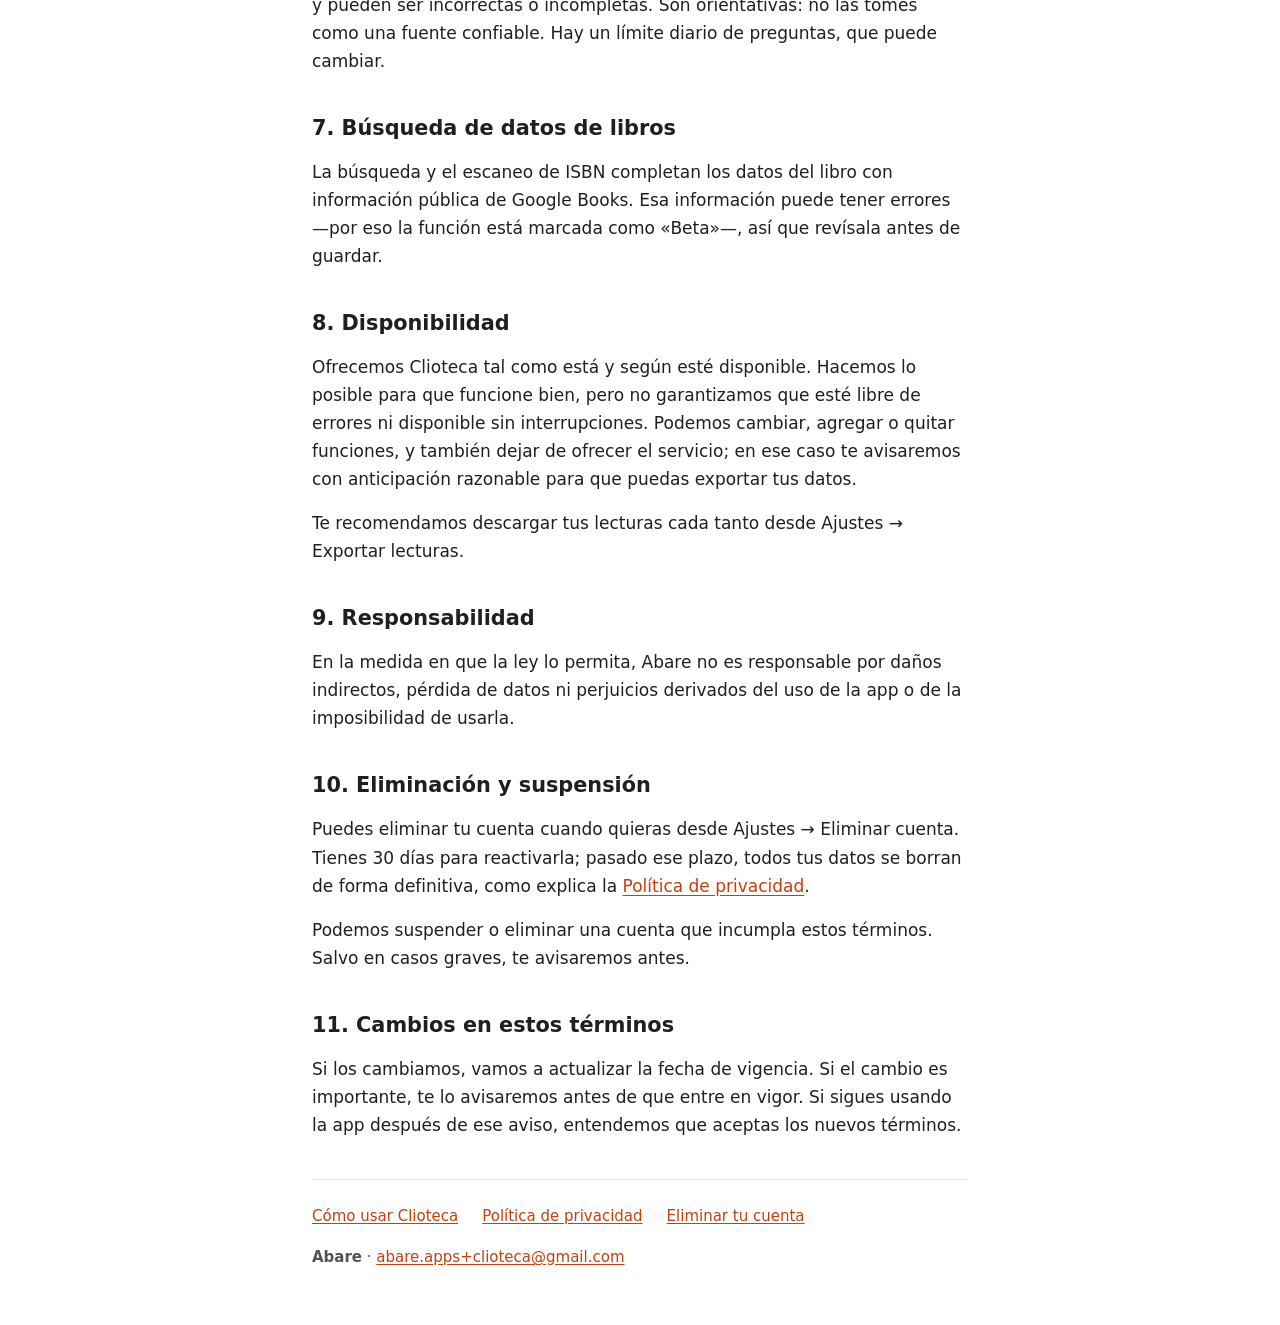
<file: terminos.html>
<!doctype html>
<html lang="es">
<head>
  <meta charset="utf-8">
  <meta name="viewport" content="width=device-width, initial-scale=1">
  <title>Términos de uso · Clioteca</title>
  <meta name="description" content="Las condiciones para usar Clioteca, el diario de lecturas.">
  <link rel="stylesheet" href="estilos.css">
</head>
<body>
  <div class="contenedor">
    <header>
      <p class="marca">Clioteca</p>
      <h1>Términos de uso</h1>
      <p class="vigencia">Vigentes desde el 17 de octubre de 2026.</p>
    </header>

    <main>
      <p>Estos términos regulan el uso de Clioteca, un diario de lecturas ofrecido por <strong>Abare</strong>. Al crear una cuenta o usar la app, aceptas estos términos y la <a href="privacidad.html">Política de privacidad</a>. Si no estás de acuerdo, no uses la app.</p>

      <h2>1. El servicio</h2>
      <p>Clioteca te permite registrar los libros que lees, seguir tu avance, valorarlos, tomar notas, ver estadísticas y consultar a una inteligencia artificial sobre tus hábitos de lectura. El servicio es gratuito.</p>

      <h2>2. Quién puede usarlo</h2>
      <p>Tienes que tener al menos <strong>13 años</strong>. Si tienes entre 13 y 17 años, necesitas la autorización de tu madre, tu padre o tu tutor, que acepta estos términos en tu nombre.</p>

      <h2>3. Tu cuenta</h2>
      <ul>
        <li>Los datos que das al registrarte tienen que ser verdaderos.</li>
        <li>Eres responsable de cuidar tu contraseña y de lo que se haga con tu cuenta.</li>
        <li>Si crees que alguien entró a tu cuenta sin permiso, cambia la contraseña y escríbenos.</li>
      </ul>

      <h2>4. Tu contenido</h2>
      <p>Lo que cargas —lecturas, notas, citas, valoraciones y fotos— sigue siendo tuyo. Nos das permiso para guardarlo, procesarlo y mostrártelo con el único fin de prestarte el servicio.</p>
      <p>Eres responsable de lo que subes. En particular:</p>
      <ul>
        <li>Las portadas de los libros tienen derechos de autor de sus editoriales o ilustradores. Súbelas solo para tu uso personal dentro de la app.</li>
        <li>No subas contenido ilegal, ofensivo o que vulnere derechos de otras personas.</li>
      </ul>

      <h2>5. Uso aceptable</h2>
      <p>No está permitido:</p>
      <ul>
        <li>Intentar acceder a cuentas o datos de otras personas.</li>
        <li>Usar la app de forma automatizada o de un modo que la sobrecargue o afecte a otros usuarios.</li>
        <li>Intentar vulnerar la seguridad del servicio o eludir sus límites, como el cupo diario de preguntas a la inteligencia artificial.</li>
        <li>Usar la app para cualquier fin ilegal.</li>
      </ul>

      <h2>6. Inteligencia artificial</h2>
      <p>Las respuestas de «Pregúntale a tu biblioteca» se generan automáticamente y pueden ser incorrectas o incompletas. Son orientativas: no las tomes como una fuente confiable. Hay un límite diario de preguntas, que puede cambiar.</p>

      <h2>7. Búsqueda de datos de libros</h2>
      <p>La búsqueda y el escaneo de ISBN completan los datos del libro con información pública de Google Books. Esa información puede tener errores —por eso la función está marcada como «Beta»—, así que revísala antes de guardar.</p>

      <h2>8. Disponibilidad</h2>
      <p>Ofrecemos Clioteca tal como está y según esté disponible. Hacemos lo posible para que funcione bien, pero no garantizamos que esté libre de errores ni disponible sin interrupciones. Podemos cambiar, agregar o quitar funciones, y también dejar de ofrecer el servicio; en ese caso te avisaremos con anticipación razonable para que puedas exportar tus datos.</p>
      <p>Te recomendamos descargar tus lecturas cada tanto desde Ajustes → Exportar lecturas.</p>

      <h2>9. Responsabilidad</h2>
      <p>En la medida en que la ley lo permita, Abare no es responsable por daños indirectos, pérdida de datos ni perjuicios derivados del uso de la app o de la imposibilidad de usarla.</p>

      <h2>10. Eliminación y suspensión</h2>
      <p>Puedes eliminar tu cuenta cuando quieras desde Ajustes → Eliminar cuenta. Tienes 30 días para reactivarla; pasado ese plazo, todos tus datos se borran de forma definitiva, como explica la <a href="privacidad.html">Política de privacidad</a>.</p>
      <p>Podemos suspender o eliminar una cuenta que incumpla estos términos. Salvo en casos graves, te avisaremos antes.</p>

      <h2>11. Cambios en estos términos</h2>
      <p>Si los cambiamos, vamos a actualizar la fecha de vigencia. Si el cambio es importante, te lo avisaremos antes de que entre en vigor. Si sigues usando la app después de ese aviso, entendemos que aceptas los nuevos términos.</p>
    </main>

    <footer>
      <nav aria-label="Documentos de Clioteca">
        <ul>
          <li><a href="ayuda.html">Cómo usar Clioteca</a></li>
          <li><a href="privacidad.html">Política de privacidad</a></li>
          <li><a href="eliminar-cuenta.html">Eliminar tu cuenta</a></li>
        </ul>
      </nav>
      <p><strong>Abare</strong> · <a href="mailto:abare.apps%2Bclioteca@gmail.com">abare.apps+clioteca@gmail.com</a></p>
    </footer>
  </div>
</body>
</html>
</file>
<file: estilos.css>
/* Estilos compartidos de las páginas legales de Clioteca.
   Sin fuentes ni recursos externos: una política de privacidad que carga
   cosas de terceros se contradice a sí misma. */

:root {
  --color-fondo: #ffffff;
  --color-superficie: #f6f5f3;
  --color-texto: #1f1f1f;
  --color-texto-suave: #525252;
  --color-borde: #e4e2de;
  /* El naranja de la marca (#FF7A29) no llega al contraste AA sobre blanco;
     esta variante más oscura sí (5,2:1). */
  --color-acento: #c2410c;

  --fuente: system-ui, -apple-system, "Segoe UI", Roboto, "Helvetica Neue", Arial, sans-serif;
  --tamano-base: 1.0625rem;
  --interlineado: 1.65;

  --espacio-1: 0.5rem;
  --espacio-2: 1rem;
  --espacio-3: 1.5rem;
  --espacio-4: 2.5rem;

  --ancho-lectura: 44rem;
  --radio: 0.75rem;
}

@media (prefers-color-scheme: dark) {
  :root {
    --color-fondo: #121212;
    --color-superficie: #1c1c1c;
    --color-texto: #ececec;
    --color-texto-suave: #b5b5b5;
    --color-borde: #2e2e2e;
    /* Sobre fondo oscuro el naranja de la marca sí se lee bien. */
    --color-acento: #ff8a3d;
  }
}

* {
  box-sizing: border-box;
}

html {
  -webkit-text-size-adjust: 100%;
}

body {
  margin: 0;
  background: var(--color-fondo);
  color: var(--color-texto);
  font-family: var(--fuente);
  font-size: var(--tamano-base);
  line-height: var(--interlineado);
}

.contenedor {
  max-width: var(--ancho-lectura);
  margin: 0 auto;
  padding: var(--espacio-4) var(--espacio-3);
}

.marca {
  margin: 0 0 var(--espacio-1);
  color: var(--color-acento);
  font-size: 0.8125rem;
  font-weight: 700;
  letter-spacing: 0.18em;
  text-transform: uppercase;
}

h1 {
  margin: 0 0 var(--espacio-1);
  font-size: clamp(1.75rem, 5vw, 2.25rem);
  line-height: 1.2;
}

h2 {
  margin: var(--espacio-4) 0 var(--espacio-2);
  font-size: 1.3rem;
  line-height: 1.3;
}

h3 {
  margin: var(--espacio-3) 0 var(--espacio-1);
  font-size: 1.05rem;
}

p,
ul,
ol {
  margin: 0 0 var(--espacio-2);
}

li + li {
  margin-top: 0.35rem;
}

.vigencia {
  margin-bottom: var(--espacio-3);
  color: var(--color-texto-suave);
  font-size: 0.9375rem;
}

.resumen {
  margin: var(--espacio-3) 0;
  padding: var(--espacio-2) var(--espacio-3);
  background: var(--color-superficie);
  border: 1px solid var(--color-borde);
  border-radius: var(--radio);
}

.resumen h2 {
  margin-top: var(--espacio-1);
}

.resumen ul {
  margin-bottom: var(--espacio-1);
}

a {
  color: var(--color-acento);
  text-decoration: underline;
  text-underline-offset: 0.15em;
}

a:focus-visible {
  outline: 3px solid var(--color-acento);
  outline-offset: 3px;
  border-radius: 2px;
}

.indice {
  list-style: none;
  padding: 0;
}

.indice li + li {
  margin-top: var(--espacio-2);
}

.indice a {
  font-weight: 600;
}

.indice p {
  margin: 0.25rem 0 0;
  color: var(--color-texto-suave);
}

footer {
  margin-top: var(--espacio-4);
  padding-top: var(--espacio-3);
  border-top: 1px solid var(--color-borde);
  color: var(--color-texto-suave);
  font-size: 0.9375rem;
}

footer nav ul {
  display: flex;
  flex-wrap: wrap;
  gap: var(--espacio-1) var(--espacio-3);
  list-style: none;
  padding: 0;
  margin: 0 0 var(--espacio-2);
}

footer nav li + li {
  margin-top: 0;
}
</file>
